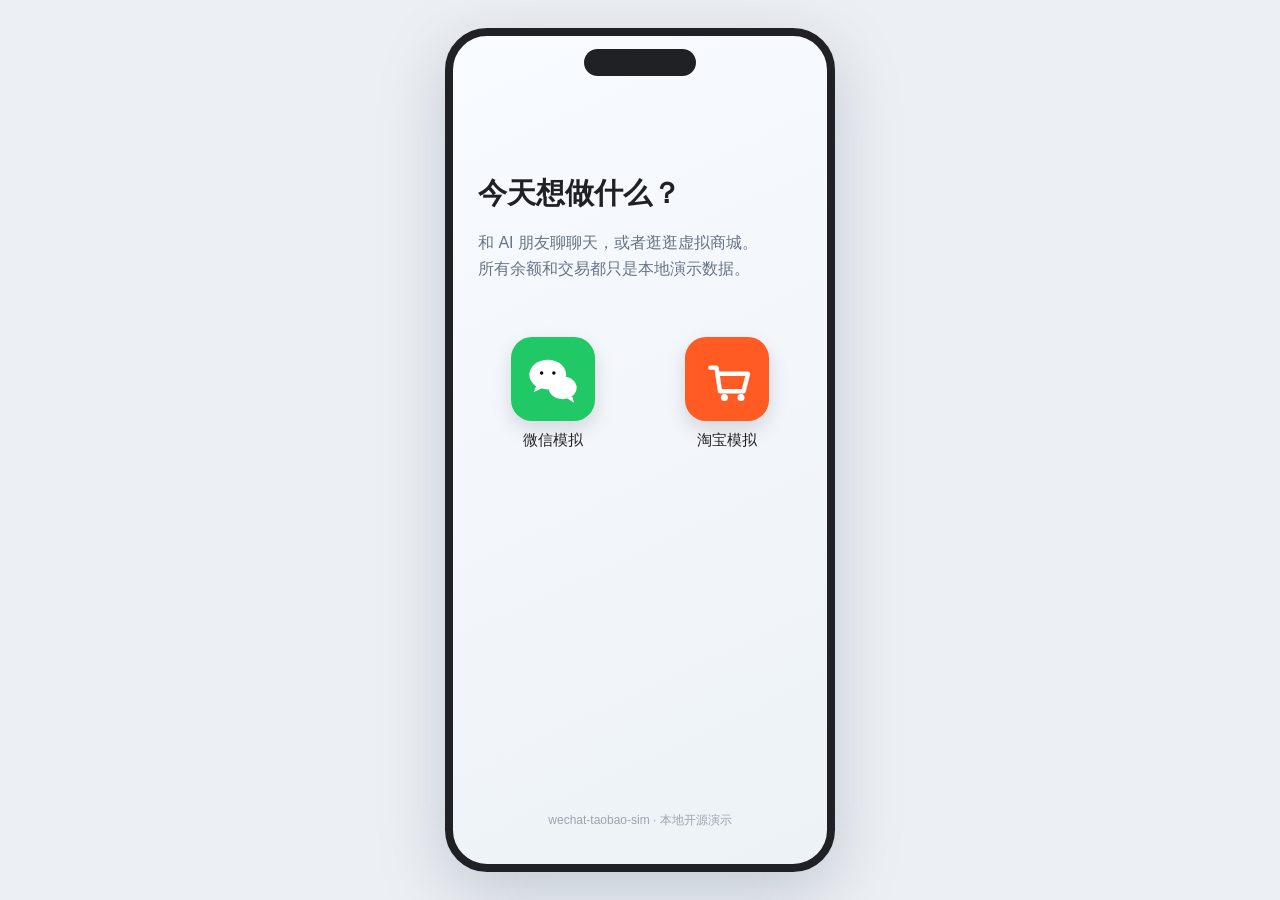
<file: static/index.html>
<!doctype html><html lang="zh-CN"><head><meta charset="utf-8"><meta name="viewport" content="width=device-width,initial-scale=1"><title>聊天与商城模拟器</title><style>
*{box-sizing:border-box}body{margin:0;background:#eceff3;font-family:-apple-system,BlinkMacSystemFont,"Segoe UI",sans-serif;color:#202124;min-height:100vh;display:grid;place-items:center}.phone{width:min(390px,100vw);height:min(844px,100vh);background:linear-gradient(155deg,#f8fbff,#edf2f7);position:relative;overflow:hidden;padding:58px 25px;box-shadow:0 20px 65px #71809655}.island{position:absolute;top:13px;left:50%;transform:translateX(-50%);width:112px;height:27px;border-radius:20px;background:#202124}.title{margin:80px 0 10px;font-size:29px}.sub{color:#687386;line-height:1.65}.apps{display:grid;grid-template-columns:1fr 1fr;gap:24px;margin-top:54px}.app{color:#222;text-decoration:none;text-align:center}.icon{margin:auto;width:84px;height:84px;border-radius:21px;display:grid;place-items:center;box-shadow:0 8px 20px #0002}.wx{background:#20c866}.tb{background:#ff5b22}.icon svg{width:56px;height:56px}.name{margin-top:10px;font-size:15px}.foot{position:absolute;bottom:35px;left:0;right:0;text-align:center;color:#9aa3af;font-size:12px}@media(min-width:500px){.phone{border-radius:42px;border:8px solid #202124}}
</style></head><body><main class="phone"><div class="island"></div><h1 class="title">今天想做什么？</h1><p class="sub">和 AI 朋友聊聊天，或者逛逛虚拟商城。<br>所有余额和交易都只是本地演示数据。</p><div class="apps"><a class="app" href="/wx"><span class="icon wx"><svg viewBox="0 0 64 64"><ellipse cx="26" cy="27" rx="21" ry="17" fill="#fff"/><ellipse cx="43" cy="42" rx="16" ry="13" fill="#fff"/><path d="M13 39l-3 8 10-5m34 10 2 7-8-5" fill="#fff"/><circle cx="19" cy="25" r="2"/><circle cx="33" cy="25" r="2"/></svg></span><div class="name">微信模拟</div></a><a class="app" href="/tb"><span class="icon tb"><svg viewBox="0 0 64 64"><path d="M13 19h7l4 27h27l5-20H23" fill="none" stroke="#fff" stroke-width="5" stroke-linecap="round" stroke-linejoin="round"/><circle cx="29" cy="53" r="4" fill="#fff"/><circle cx="48" cy="53" r="4" fill="#fff"/></svg></span><div class="name">淘宝模拟</div></a></div><div class="foot">wechat-taobao-sim · 本地开源演示</div></main></body></html>
</file>
